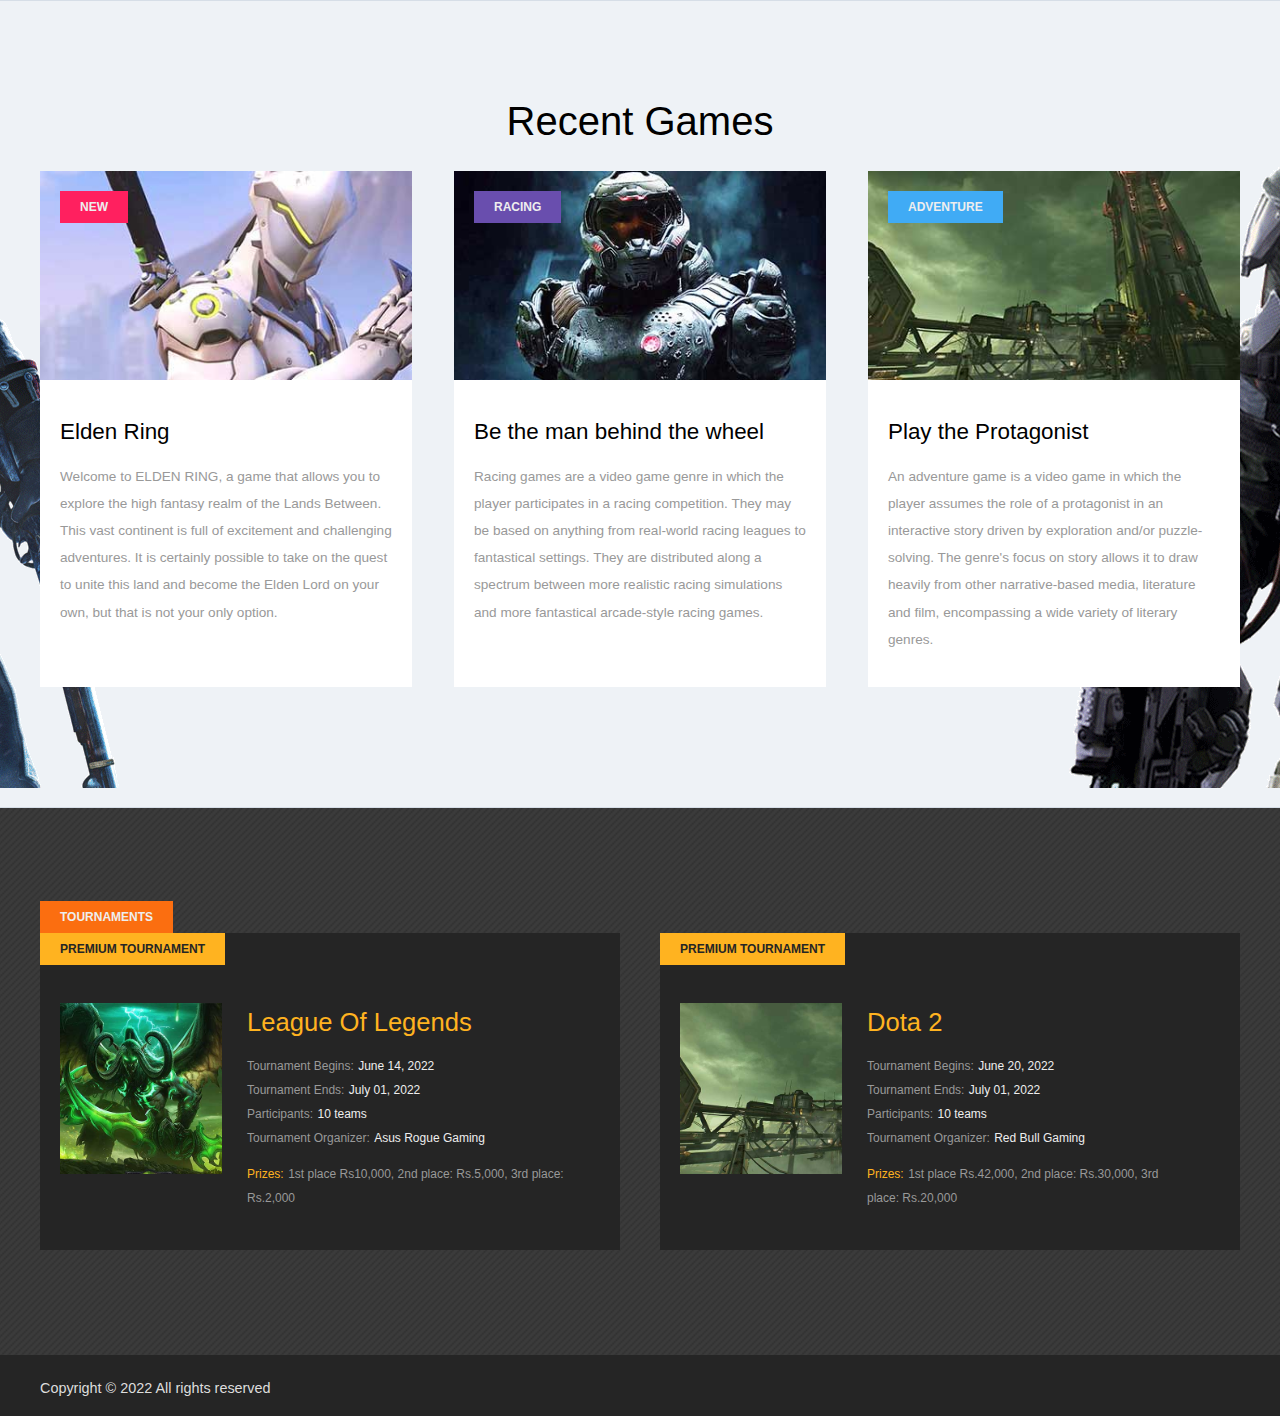
<file: indexgame.html>
<!DOCTYPE html>
<html>
    <head><link href="game.css" rel="Stylesheet" type="text/css"></head>
    <body>
<section id="recent-games">
    <h1>Recent Games</h1>
    <div class="flex">
        <div class="box">
            <span class="badge new">New</span>
            <img src="Gaming Webiste pics/recent_games_1.jpg">
            <div class="box-lower-section">
                <h4>Elden Ring</h4>
                <p>Welcome to ELDEN RING, a game that allows you to explore the high fantasy realm of the Lands Between. This vast continent is full of excitement and challenging adventures. It is certainly possible to take on the quest to unite this land and become the Elden Lord on your own, but that is not your only option.</p>
            </div>
        </div>

        <div class="box">
            <span class="badge racing">Racing</span>
            <img src="Gaming Webiste pics/recent_games_2.jpg" />
            <div class="box-lower-section">
                <h4>Be the man behind the wheel</h4>
                <p>Racing games are a video game genre in which the player participates in a racing competition. They may be based on anything from real-world racing leagues to fantastical settings. They are distributed along a spectrum between more realistic racing simulations and more fantastical arcade-style racing games.</p>
            </div>
        </div>

        <div class="box">
            <span class="badge adventure">Adventure</span>
            <img src="Gaming Webiste pics/recent_games_3.jpg" />
            <div class="box-lower-section">
                <h4>Play the Protagonist</h4>
                <p>An adventure game is a video game in which the player assumes the role of a protagonist in an interactive story driven by exploration and/or puzzle-solving. The genre's focus on story allows it to draw heavily from other narrative-based media, literature and film, encompassing a wide variety of literary genres.</p>
            </div>
        </div>
    </div>
</section>

<section id="tournaments">
    <div class="flex">
        <span class="badge tournaments">Tournaments</span>
        <div class="box">
            <span class="badge premium-tournament">Premium Tournament</span>
            <div class="tournaments-image">
                <img src="Gaming Webiste pics/tournaments_1.jpg" />
            </div>
            <div class="tournaments-content">
                <h3>League Of Legends</h3>
                <div><label>Tournament Begins:</label> <strong>June 14, 2022</strong></div>
                <div><label>Tournament Ends:</label> <strong>July 01, 2022</strong></div>
                <div><label>Participants:</label> <strong>10 teams</strong></div>
                <div><label>Tournament Organizer:</label> <strong>Asus Rogue Gaming</strong></div>
                <div><label class="prizes">Prizes:</label> <label>1st place Rs10,000, 2nd place: Rs.5,000, 3rd place: Rs.2,000</label></div>
            </div>
        </div>

        <div class="box">
            <span class="badge premium-tournament">Premium Tournament</span>
            <div class="tournaments-image">
                <img src="Gaming Webiste pics/tournaments_2.jpg" />
            </div>
            <div class="tournaments-content">
                <h3>Dota 2</h3>
                <div><label>Tournament Begins:</label> <strong>June 20, 2022</strong></div>
                <div><label>Tournament Ends:</label> <strong>July 01, 2022</strong></div>
                <div><label>Participants:</label> <strong>10 teams</strong></div>
                <div><label>Tournament Organizer:</label> <strong>Red Bull Gaming</strong></div>
                <div><label class="prizes">Prizes:</label> <label>1st place Rs.42,000, 2nd place: Rs.30,000, 3rd place: Rs.20,000</label></div>
            </div>
        </div>
    </div>
</section>
<footer>
    <div class="flex">
        <small>Copyright &copy; 2022 All rights reserved</a></small>
    </div>
</footer>
</body>
</html>
</file>
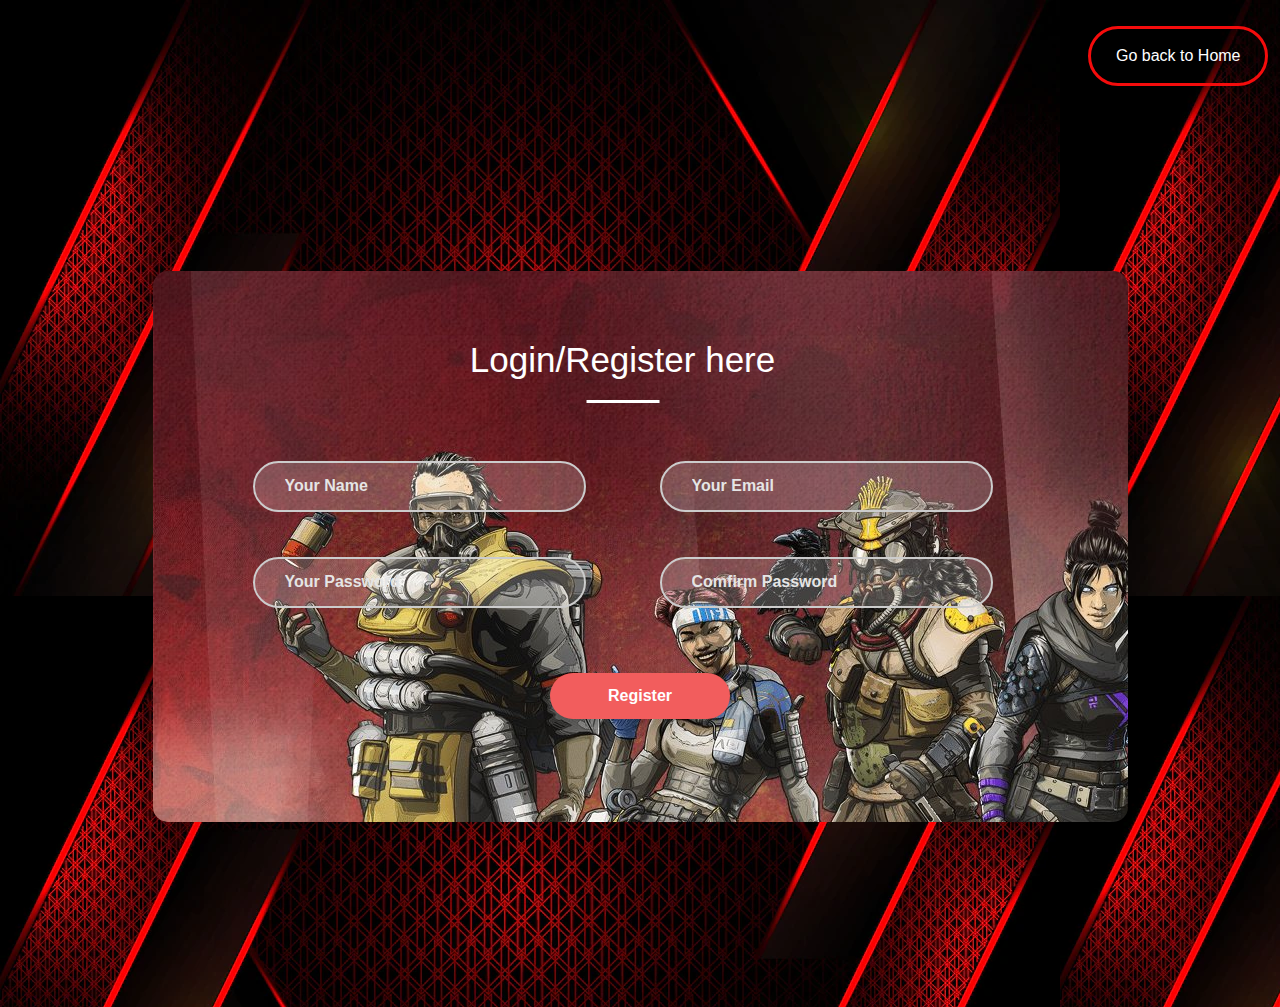
<file: indexLoginRegister.html>
<!DOCTYPE html>
<html>
<head>
	<meta charset="utf-8">
	<title>Login Registration page</title>
	<meta name="viewport" content="width=device-width, initial-scale=1, maximum-scale=1">
    <link rel="stylesheet" href="loginstyle.css"/>
</head>
<body class="form-v9">
	<div class="homebtn">
		<a href="index.html">Go back to Home</a>
	</div>
	<div class="page-content">
		<div class="form-v9-content" style="background-image: url('Gaming Webiste pics/apex legends.jpg')">
			<form class="form-detail" action="#" method="post">
			<h2>Login/Register here</h2>
				<div class="form-row-total">
					<div class="form-row">
						<input type="text" name="full-name" id="full-name" class="input-text" placeholder="Your Name" required>
					</div>
					<div class="form-row">
						<input type="text" name="your-email" id="your-email" class="input-text" placeholder="Your Email" required pattern="[^@]+@[^@]+.[a-zA-Z]{2,6}">
					</div>
				</div>
				<div class="form-row-total">
					<div class="form-row">
						<input type="password" name="password" id="password" class="input-text" placeholder="Your Password" required>
					</div>
					<div class="form-row">
						<input type="password" name="comfirm-password" id="comfirm-password" class="input-text" placeholder="Comfirm Password" required>
					</div>
				</div>
				<div class="form-row-last">
					<input type="submit" name="register" class="register" value="Register">
				</div>
			</form>
		</div>
	</div>
</body>
</html>
</file>
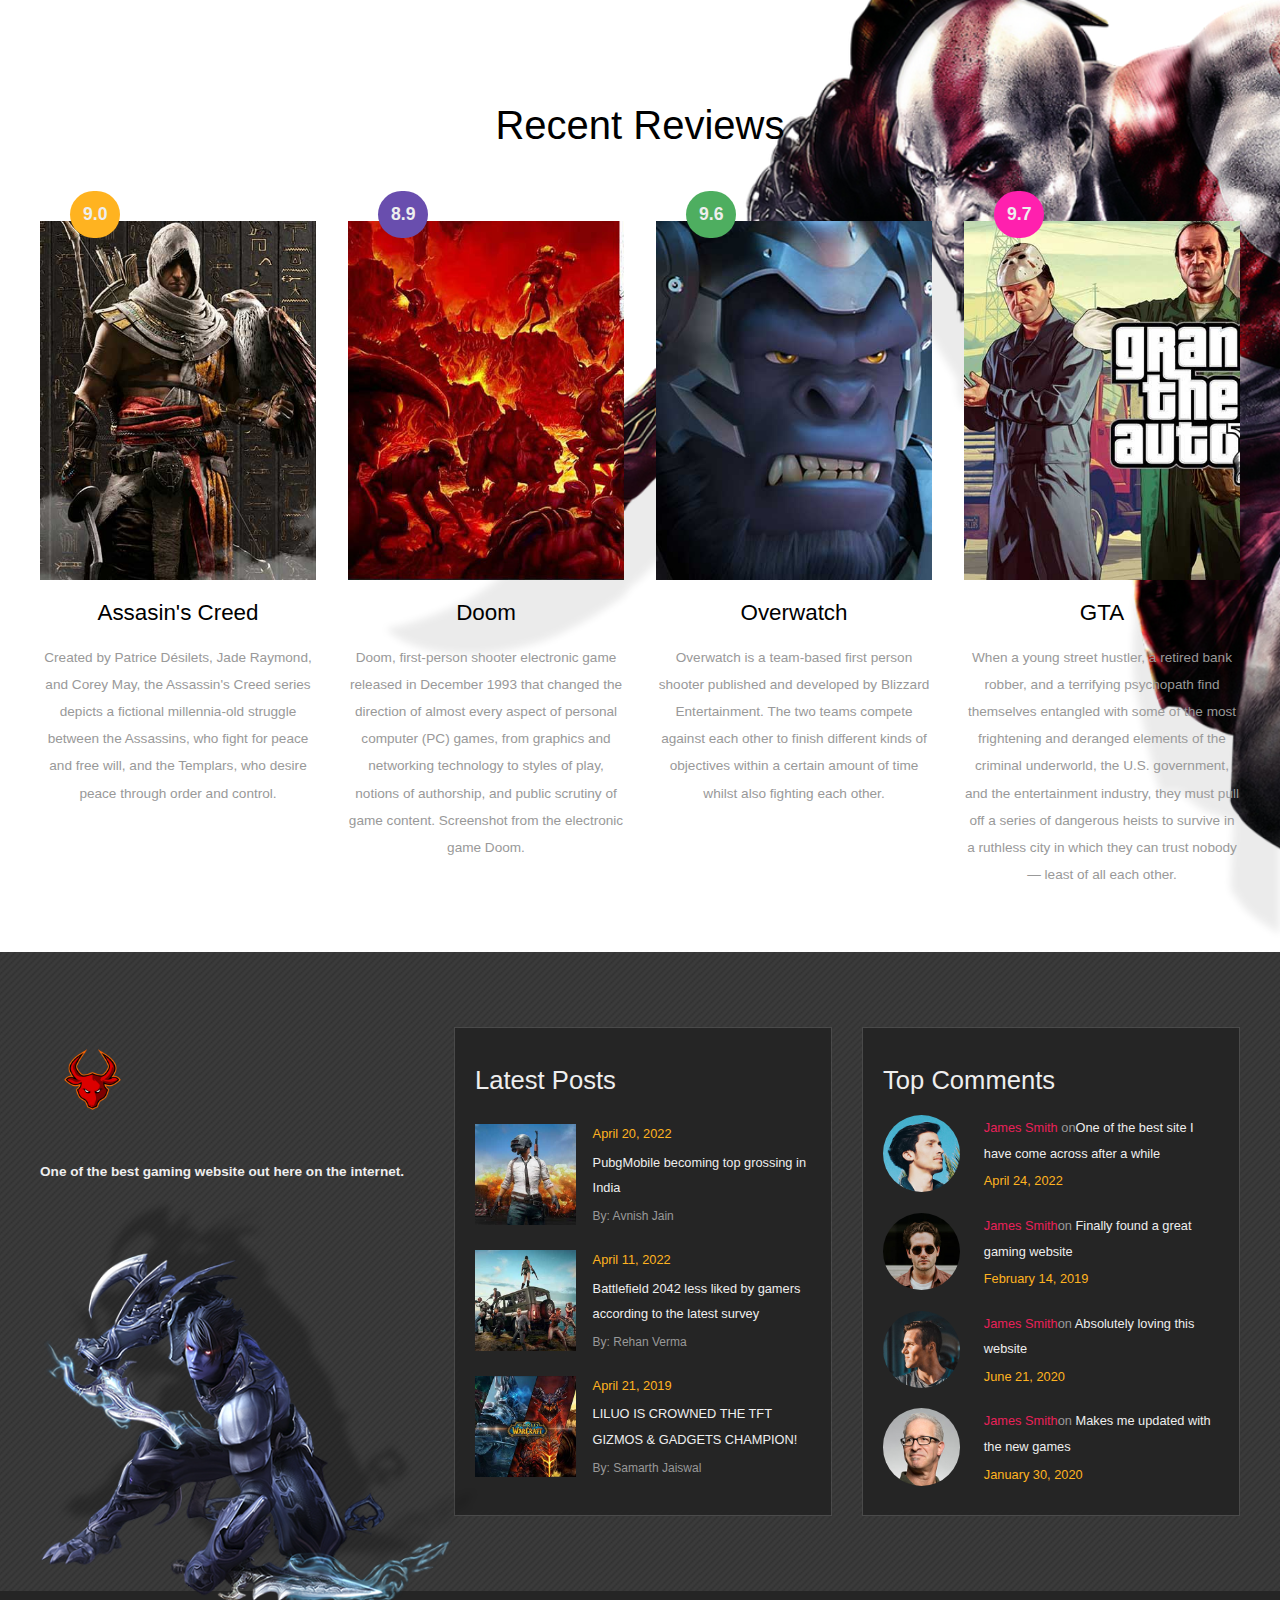
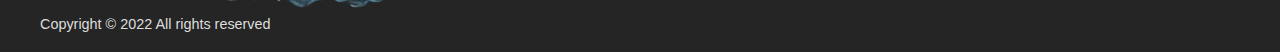
<file: indexreview.html>
<!DOCTYPE html>
<html>
    <head><link href="review.css" rel="Stylesheet" type="text/css" /></head>
    <body>
<section id="recent-reviews">
    <h1>Recent Reviews</h1>
    <div class="flex">
        <div class="box">
            <span class="rating-badge gold">9.0</span>
            <div class="recent-reviews-image">
                <img src="Gaming Webiste pics/recent_reviews_1.jpg" />
            </div>
            <div>
                <h4>Assasin's Creed</h4>
                <p>Created by Patrice Désilets, Jade Raymond, and Corey May, the Assassin's Creed series depicts a fictional millennia-old struggle between the Assassins, who fight for peace and free will, and the Templars, who desire peace through order and control.</p>
            </div>
        </div>

        <div class="box">
            <span class="rating-badge purple">8.9</span>
            <div class="recent-reviews-image">
                <img src="Gaming Webiste pics/recent_reviews_2.jpg" />
            </div>
            <div>
                <h4>Doom</h4>
                <p>Doom, first-person shooter electronic game released in December 1993 that changed the direction of almost every aspect of personal computer (PC) games, from graphics and networking technology to styles of play, notions of authorship, and public scrutiny of game content. Screenshot from the electronic game Doom.</p>
            </div>
        </div>

        <div class="box">
            <span class="rating-badge green">9.6</span>
            <div class="recent-reviews-image">
                <img src="Gaming Webiste pics/recent_reviews_3.jpg" />
            </div>
            <div>
                <h4>Overwatch</h4>
                <p>Overwatch is a team-based first person shooter published and developed by Blizzard Entertainment. The two teams compete against each other to finish different kinds of objectives within a certain amount of time whilst also fighting each other.</p>
            </div>
        </div>

        <div class="box">
            <span class="rating-badge violet">9.7</span>
            <div class="recent-reviews-image">
                <img src="Gaming Webiste pics/recent_reviews_4.jpg" />
            </div>
            <div>
                <h4>GTA</h4>
                <p>When a young street hustler, a retired bank robber, and a terrifying psychopath find themselves entangled with some of the most frightening and deranged elements of the criminal underworld, the U.S. government, and the entertainment industry, they must pull off a series of dangerous heists to survive in a ruthless city in which they can trust nobody — least of all each other.</p>
            </div>
        </div>
    </div>
</section>

<section id="posts-comments">
    <div class="flex">
        <div class="game-warrior">
            <img  class ='logo-img' src="Gaming Webiste pics/GamingLogo.png">
            <p>One of the best gaming website out here on the internet.</p>
            <img class="footer-graphic" src="Gaming Webiste pics/sword_lady_footer.png" />
        </div>

        <div class="posts-comments-box">
            <h3>Latest Posts</h3>
            <div class="post-item">
                <img src="Gaming Webiste pics/latest_posts_1.jpg" />
                <div>
                    <h5>April 20, 2022</h5>
                    <p>PubgMobile becoming top grossing in India</p>
                    <small>By: Avnish Jain</small>
                </div>
            </div>

            <div class="post-item">
                <img src="Gaming Webiste pics/latest_posts_2.jpg" />
                <div>
                    <h5>April 11, 2022</h5>
                    <p>Battlefield 2042 less liked by gamers according to the latest survey</p>
                    <small>By: Rehan Verma</small>
                </div>
            </div>

            <div class="post-item">
                <img src="Gaming Webiste pics/latest_posts_3.jpg" />
                <div>
                    <h5>April 21, 2019</h5>
                    <p>LILUO IS CROWNED THE TFT GIZMOS & GADGETS CHAMPION!</p>
                    <small>By: Samarth Jaiswal</small>
                </div>
            </div>
        </div>

        <div class="posts-comments-box">
            <h3>Top Comments</h3>
            <div class="comments-item">
                <img src="Gaming Webiste pics/top_comments_1.jpg" />
                <div>
                    <p><span class="author">James Smith</span> <span>on</span>One of the best site I have come across after a while</p>
                    <h5>April 24, 2022</h5>
                </div>
            </div>

            <div class="comments-item">
                <img src="Gaming Webiste pics/top_comments_2.jpg" />
                <div>
                    <p><span class="author">James Smith</span><span>on</span> Finally found a great gaming website</p>
                    <h5>February 14, 2019</h5>
                </div>
            </div>

            <div class="comments-item">
                <img src="Gaming Webiste pics/top_comments_3.jpg" />
                <div>
                    <p><span class="author">James Smith</span><span>on</span> Absolutely loving this website</p>
                    <h5>June 21, 2020</h5>
                </div>
            </div>

            <div class="comments-item">
                <img src="Gaming Webiste pics/top_comments_4.jpg" />
                <div>
                    <p><span class="author">James Smith</span><span>on</span> Makes me updated with the new games</p>
                    <h5>January 30, 2020</h5>
                </div>
            </div>
        </div>
    </div>
</section>
</main>
<footer>
    <div class="flex">
        <small>Copyright &copy; 2022 All rights reserved</a></small>
    </div>
</footer>
</body>
</html>
</file>
<file: game.css>
body {
    font-family: 'helvetica', 'sans-serif';
    margin: 0;
}

/* start: global style rules */
h1, h2, h3, h4, h5 {
    line-height: 1.5;
    font-weight: 300;
    margin: 0.5em 0;
}

h1 {
    font-size: 2.5em;
}


h2 {
    font-size: 2em;
}

h3 {
    font-size: 1.6em;
}

h4 {
    font-size: 1.4em;
}

h5 {
    font-size: 1.2em;
}

a {
    text-decoration: none;
}

p, label, strong {
    line-height: 2;
    font-size: 0.85em;
    font-weight: 300;
}

.flex {
    display: flex;
    max-width: 1200px;
    margin: 0 auto;
    padding: 0 15px;
    justify-content: space-between;
}

.badge {
    padding: 9px 20px;
    color: #eee;
    display: inline-block;
    text-transform: uppercase;
    font-weight: 600;
    text-align: center;
    font-size: 0.75em;
}

.badge.new {
    background-color: #FF205F;
}

.badge.strategy {
    background-color: #4EAE60;
}

.badge.racing {
    background-color: #694EAE;
}

.badge.rpg,
.badge.adventure {
    background-color: #40ABF5;
}

.badge.tournaments {
    background-color: #FB6E10;
}

.badge.premium-tournament {
    background-color: #FFB320;
    color: #252525;
}

.shade {
    position: absolute;
    z-index: 1;
    width: 100%;
    height: 100%;
    top: 0;
    left: 0;
    background: rgba(0, 0, 0, 0.7);
}
/* end: global style rules */

/* start: recent games styles */
#recent-games {
    background: url('Gaming Webiste pics/recent_games_bg.png') top center no-repeat;
    background-color: #eef2f6;
    border-top: 1px solid #d6dee7;
    border-bottom: 1px solid #d6dee7;
    padding: 70px 0 120px;
}

#recent-games h1 {
    text-align: center;
}

#recent-games .box {
    position: relative;
    flex-basis: 31%;
    background-color: #fff;
}

#recent-games .box .badge {
    position: absolute;
    top: 20px;
    left: 20px;
    z-index: 2;
}

#recent-games .box img {
    width: 100%;
}

#recent-games .box .box-lower-section {
    padding: 20px;
}

#recent-games .box .box-lower-section p {
    color: #999;
}

#recent-games .box .box-lower-section a {
    color: #999;
    font-size: 0.8em;
}
/* end: recent games styles */

/* start: tournaments styles */
#tournaments {
    background: url('Gaming Webiste pics/footer_bg_pattern.png') 0 0 repeat;
    padding: 125px 0 105px;
}

#tournaments .flex {
    position: relative;
}

#tournaments .badge {
    position: absolute;
    top: 0;
    left: 0;
    z-index: 2;
}

#tournaments .badge.tournaments {
    top: -32px;
    left: 15px;
}

#tournaments .box {
    background-color: #252525;
    padding: 70px 20px 40px;
    flex-basis: 45%;
    position: relative;
}

#tournaments .box .tournaments-image {
    float: left;
    width: 30%;
}

#tournaments .box .tournaments-image img {
    width: 100%;
}

#tournaments .box .tournaments-content {
    float: left;
    margin-left: 25px;
    width: 60%;
}

#tournaments .box .tournaments-content h3 {
    color: #FFB320;
    margin-top: 0;
}

#tournaments .box .tournaments-content label {
    color: #999;
    font-size: 0.75em;
}

#tournaments .box .tournaments-content label.prizes {
    color: #FFB320;
    display: inline-block;
    margin-top: 12px;
}

#tournaments .box .tournaments-content strong {
    color: #eee;
    font-size: 0.75em;
}
/* end: tournaments styles */


/* start: footer styles */
footer {
    background-color: #252525;
    padding: 25px 0 20px;
}

footer small {
    color: #ddd;
    font-size: 0.9em;
}

footer small .footer-heart {
    font-size: 16px;
}

footer small a {
    color: #007BDC;
}

footer ul {
    list-style-type: none;
    margin: 0;
}

footer ul li {
    display: inline-block;
    margin: 0 12px;
}

footer ul li a {
    color: #ddd;
    font-size: 0.8em;
}
/* end: footer styles */

/* start: media queries */
@media (max-width: 1200px) {
    .flex {
        max-width: 1000px;
    }

    .latest-news-item {
        font-size: 0.8em;
    }

    #tournaments .box .tournaments-content {
        margin-left: 15px;
    }

    #tournaments .box .tournaments-content h3 {
        font-size: 1.4em;
        margin-bottom: 0.2em;
    }
}

@media (max-width: 991px) {
    .flex {
        max-width: 720px;
    }

    nav ul li {
        margin: 0 12px;
        font-size: 0.85em;
    }

    #latest-news .flex h5 {
        width: 15%;
    }

    #game-types-boxes .flex {
        flex-wrap: wrap;
    }

    #game-types-boxes .box {
        flex-basis: 50%;
    }

    #tournaments .box {
        flex-basis: 42%;
    }

    #tournaments .box .tournaments-image {
        float: none;
        width: 100%;
        margin-bottom: 10px;
        height: 250px;
        overflow: hidden;
    }

    #tournaments .box .tournaments-content {
        margin-left: 0;
        width: 100%;
    }
    
    #recent-reviews {
        background: none;
    }

    #recent-reviews .flex {
        flex-wrap: wrap;
    }

    #recent-reviews .box {
        flex-basis: 48%;
        margin-bottom: 45px;
    }

    #posts-comments .flex {
        flex-wrap: wrap;
    }

    #posts-comments .game-warrior {
        flex-basis: 100%;
        margin-bottom: 40px;
    }

    #posts-comments .posts-comments-box {
        flex-basis: 43%;
    }

    #posts-comments .game-warrior img.footer-graphic {
        display: none;
    }

    footer .flex {
        flex-wrap: wrap-reverse;
    }

    footer small {
        flex-basis: 100%;
        font-size: 0.75em;
        text-align: center;
        margin-top: 20px;
        line-height: 1.5;
    }

    footer ul {
        flex-basis: 100%;
        text-align: center;
        padding: 0;
    }
} /* end 991px */

@media (max-width: 767px) {
    h4 {
        font-size: 1.2em;
    }

    .flex {
        max-width: 540px;
    }

    nav ul {
        display: none;
        position: absolute;
        top: 101%;
        width: 100%;
        background-color: #131313;
        left: 0;
        padding: 0;
        margin: 0;
        z-index: 1;
    }

    nav ul li {
        display: block;
        padding: 15px 0 15px 20px;
        border-bottom: 1px solid #FFB320;
        margin: 0;
    }

    nav ul li a {
        font-size: 1em;
    }

    .hamburger-menu {
        display: block;
        margin-top: 2px;
    }

    #hero-image {
        height: 650px;
        background-size: cover;
    }

    .hero-marketing-text {
        margin-top: -85px;
    }

    .hero-marketing-text h1 {
        font-size: 2.5em;
    }

    #latest-news .flex h5 {
        display: none;
    }

    #latest-news-container {
        flex-basis: 100%;
    }

    #recent-games {
        padding: 60px 0;
    }

    #game-types-boxes .box,
    #recent-games .box {
        flex-basis: 100%;
        margin-bottom: 30px;
    }

    #recent-games .flex,
    #tournaments .flex {
        flex-wrap: wrap;
    }

    #tournaments .box {
        flex-basis: 100%;
        margin-bottom: 20px;
    }

    #tournaments .box .tournaments-image {
        height: 400px;
    }

    #recent-reviews .box {
        flex-basis: 100%;
    }

    #recent-reviews .box .recent-reviews-image {
        height: 400px;
    }

    #posts-comments .posts-comments-box {
        flex-basis: 100%;
        margin-bottom: 40px;
    }

    footer ul li {
        margin: 0 10px;
    }

    footer ul li a {
        font-size: 0.75em;
    }
} /* end 767px */

@media (max-width: 400px) {
    .logo img {
        width: 150px;
        margin-top: 2px;
    }

    #login-register-button {
        padding: 10px;
        font-size: 0.65em;
    }

    #tournaments .box .tournaments-image {
        height: 220px;
    }
}
/* end: media queries */
</file>
<file: loginstyle.css>
body {
    font-family: 'helvetica', 'sans-serif';
    margin: 0;
}

/* start: global style rules */
h1, h2, h3, h4, h5 {
    line-height: 1.5;
    font-weight: 300;
    margin: 0.5em 0;
}


h1 {
    font-size: 2.5em;
}

h2 {
    font-size: 2em;
}

h3 {
    font-size: 1.6em;
}

h4 {
    font-size: 1.4em;
}

h5 {
    font-size: 1.2em;
}

a {
    text-decoration: none;
}

p, label, strong {
    line-height: 2;
    font-size: 0.85em;
    font-weight: 300;
}

.logo-img {
    width: 100px;
    cursor: pointer;
}

.flex {
    display:flex;
    max-width: 1200px;
    justify-content: space-between;
}





#login-register-button {
    background-color: #f40c0c;
    color: #131313;
    border-radius: 20px;
    padding: 10px 15px;
    font-size: 0.85em;
    font-weight: 600;
    height: 7%;
    width: 12%;

}



body {
	margin:  0;
    background-image: url("Gaming\ Webiste\ pics/red-bg.png");
}

.homebtn {
    border: 3px solid #f40c0c;
    border-radius: 30px;
    height: 60px;
    width: 180px;
    padding: 18px 20px 18px 25px;
    margin-left: 85%;
    margin-top: 2%;
}

.homebtn a {
    text-decoration: none;
    color: white;
}

.homebtn:hover {
    background-color: rgb(153, 61, 61);
}

.page-content {
    background-position: center;
    background-repeat:repeat;
    background-size: 50%;
	width: 100%;
	margin:  0 auto;
	display: flex;
	display: -webkit-flex;
	justify-content: center;
	-o-justify-content: center;
	-ms-justify-content: center;
	-moz-justify-content: center;
	-webkit-justify-content: center;
	align-items: center;
	-o-align-items: center;
	-ms-align-items: center;
	-moz-align-items: center;
	-webkit-align-items: center;
}
.form-v9-content  {
	width: 975px;
	border-radius: 15px;
	-o-border-radius: 15px;
	-ms-border-radius: 15px;
	-moz-border-radius: 15px;
	-webkit-border-radius: 15px;
	margin: 185px 0;
	font-family: 'Nunito', sans-serif;
	color: #fff;
	font-weight: 700;
	font-size: 16px;
	position: relative;
}
.form-v9-content .form-detail {
    padding: 30px 135px 30px 100px;
	position: relative;
}
.form-v9-content .form-detail h2 {
	font-size: 35px;
	text-align: center;
	position: relative;
	padding: 16px 0 13px;
	margin-bottom: 55px;
}
.form-v9-content .form-detail h2::after {
	background: #fff;
	width: 73px;
	height: 3px;
	content: "";
	position: absolute;
	top: 100%;
	left: 50%;
    transform: translateX(-50%);
    -o-transform: translateX(-50%);
	-ms-transform: translateX(-50%);
	-moz-transform: translateX(-50%);
	-webkit-transform: translateX(-50%);
}
.form-v9-content .form-row-total {
    display: flex;
    display: -webkit-flex;
    justify-content: space-between;
    -o-justify-content: space-between;
    -ms-justify-content: space-between;
    -moz-justify-content: space-between;
    -webkit-justify-content: space-between;
}
.form-v9-content .form-row {
    width: 45%;
}
.form-v9-content .form-detail .form-row-last {
	text-align: center;
}
.form-v9-content .form-detail .input-text {
	margin-bottom: 45px;
}
.form-v9-content .form-detail input {
	width: 100%;
    padding: 14.5px 0px 14.5px 30px;
    border: 2px solid #ccc;
    appearance: unset;
    -moz-appearance: unset;
    -webkit-appearance: unset;
    -o-appearance: unset;
    -ms-appearance: unset;
    outline: none;
    -moz-outline: none;
    -webkit-outline: none;
    -o-outline: none;
    -ms-outline: none;
    border-radius: 27.5px;
	-o-border-radius: 27.5px;
	-ms-border-radius: 27.5px;
	-moz-border-radius: 27.5px;
	-webkit-border-radius: 27.5px;
	font-family: 'Nunito', sans-serif;
    font-size: 16px;
    font-weight: 700;
    background: rgba(255, 255, 255, 0.2)
}
.form-v9-content .form-detail input:focus {
	border: 2px solid #999;
}
.form-v9-content .form-detail .register {
	background: #f25d5d;
	border-radius: 25px;
	-o-border-radius: 25px;
	-ms-border-radius: 25px;
	-moz-border-radius: 25px;
	-webkit-border-radius: 25px;
	width: 180px;
	box-shadow: 0px 8px 16px 0px rgba(0, 0, 0, 0.2);
	-o-box-shadow: 0px 8px 16px 0px rgba(0, 0, 0, 0.2);
	-ms-box-shadow: 0px 8px 16px 0px rgba(0, 0, 0, 0.2);
	-moz-box-shadow: 0px 8px 16px 0px rgba(0, 0, 0, 0.2);
	-webkit-box-shadow: 0px 8px 16px 0px rgba(0, 0, 0, 0.2);
	border: none;
	margin: 20px 0 73px 35px;
	cursor: pointer;
	font-family: 'Nunito', sans-serif;
	color: #fff;
	font-weight: 700;
	font-size: 16px;
}
.form-v9-content .form-detail .register:hover {
	background: #d95252;
}
.form-v9-content .form-detail .form-row-last input {
	padding: 14px;
}
input::-webkit-input-placeholder { /* Chrome/Opera/Safari */
  color: #e5e5e5;
  font-size: 16px;
}
input::-moz-placeholder { /* Firefox 19+ */
  color: #e5e5e5;
  font-size: 16px;
}
input:-ms-input-placeholder { /* IE 10+ */
  color: #e5e5e5;
  font-size: 16px;
}
input:-moz-placeholder { /* Firefox 18- */
  color: #e5e5e5;
  font-size: 16px;
}

/* Responsive */
@media screen and (max-width: 1199px) {
	.form-v9-content {
	    margin: 185px 20px;
	}
}
@media screen and (max-width: 767px) {
	.form-v9-content .form-row-total {
		flex-direction: column;
		-o-flex-direction: column;
		-ms-flex-direction: column;
		-moz-flex-direction: column;
		-webkit-flex-direction: column;
	}
	.form-v9-content .form-row {
		width: 100%;
	}
}
@media screen and (max-width: 575px) {
	.form-v9-content .form-detail {
	    padding: 30px 45px 30px 10px;
	}
}

* {
    box-sizing: border-box;
  }
  
  /* Style inputs */
  input[type=text], select, textarea {
    width: 100%;
    padding: 12px;
    border: 1px solid #ccc;
    margin-top: 6px;
    margin-bottom: 16px;
    resize: vertical;
  }
  
  input[type=submit] {
    background-color: #04AA6D;
    color: white;
    padding: 12px 20px;
    border: none;
    cursor: pointer;
  }
  
  input[type=submit]:hover {
    background-color: #45a049;
  }
  
  /* Style the container/contact section */
  .container {
    border-radius: 5px;
    background-color: #f2f2f2;
    padding: 10px;
  }
  
  /* Create two columns that float next to eachother */
  .column {
    float: left;
    width: 50%;
    margin-top: 6px;
    padding: 20px;
  }
  
  /* Clear floats after the columns */
  .row:after {
    content: "";
    display: table;
    clear: both;
  }
  
  /* Responsive layout - when the screen is less than 600px wide, make the two columns stack on top of each other instead of next to each other */
  @media screen and (max-width: 600px) {
    .column, input[type=submit] {
      width: 100%;
      margin-top: 0;
    }
  }
</file>
<file: review.css>
body {
    font-family: 'helvetica', 'sans-serif';
    margin: 0;
}

/* start: global style rules */
h1, h2, h3, h4, h5 {
    line-height: 1.5;
    font-weight: 300;
    margin: 0.5em 0;
}

.logo-img {
    /* width: 80px; */
    width: 105px;
    cursor: pointer;
}

h1 {
    font-size: 2.5em;
}

h2 {
    font-size: 2em;
}

h3 {
    font-size: 1.6em;
}

h4 {
    font-size: 1.4em;
}

h5 {
    font-size: 1.2em;
}

a {
    text-decoration: none;
}

p, label, strong {
    line-height: 2;
    font-size: 0.85em;
    font-weight: 300;
}

.flex {
    display: flex;
    max-width: 1200px;
    margin: 0 auto;
    padding: 0 15px;
    justify-content: space-between;
}

.badge {
    padding: 9px 20px;
    color: #eee;
    display: inline-block;
    text-transform: uppercase;
    font-weight: 600;
    text-align: center;
    font-size: 0.75em;
}

.badge.new {
    background-color: #FF205F;
}

.badge.strategy {
    background-color: #4EAE60;
}

.badge.racing {
    background-color: #694EAE;
}

.badge.rpg,
.badge.adventure {
    background-color: #40ABF5;
}

.badge.tournaments {
    background-color: #FB6E10;
}

.badge.premium-tournament {
    background-color: #FFB320;
    color: #252525;
}

.shade {
    position: absolute;
    z-index: 1;
    width: 100%;
    height: 100%;
    top: 0;
    left: 0;
    background: rgba(0, 0, 0, 0.7);
}
/* end: global style rules */

/* start: recent reviews styles */
#recent-reviews {
    background: url('Gaming Webiste pics/recent_reviews_bg.png') top right no-repeat;
    background-size: cover;
    padding: 75px 0 50px;
}

#recent-reviews h1 {
    text-align: center;
    margin-bottom: 1.65em;
}

#recent-reviews .box {
    flex-basis: 23%;
    position: relative;
    text-align: center;
}

#recent-reviews .box .rating-badge {
    border-radius: 28px;
    padding: 13px;
    font-size: 1.1em;
    color: #eee;
    font-weight: 600;
    background-color: #FFB320;
    position: absolute;
    top: -30px;
    left: 30px;
}

#recent-reviews .box .rating-badge.purple {
    background-color: #694EAE;
}

#recent-reviews .box .rating-badge.green {
    background-color: #4EAE60;
}

#recent-reviews .box .rating-badge.violet {
    background-color: #FF20AE;
}

#recent-reviews .box .recent-reviews-image {
    margin-bottom: 0.75em;
    overflow: hidden;
}

#recent-reviews .box .recent-reviews-image img {
    width: 100%;
}

#recent-reviews .box p {
    color: #999;
}
/* end: recent reviews styles */

/* start: posts/comments styles */
#posts-comments {
    background: url('Gaming Webiste pics/footer_bg_pattern.png') 0 0 repeat;
    padding: 75px 0;
}

#posts-comments .game-warrior {
    flex-basis: 32%;
    position: relative;
}

#posts-comments .game-warrior p {
    color: #eee;
    font-weight: 600;
}

#posts-comments .game-warrior img {
    margin-bottom: 0.5em;
}

#posts-comments .game-warrior img.footer-graphic {
    position: absolute;
    margin-bottom: 0;
    width: 115%;
}

#posts-comments .posts-comments-box {
    flex-basis: 28%;
    background-color: #252525;
    padding: 20px 20px 25px;
    border: 1px solid #4a4a4a;
}

#posts-comments .posts-comments-box h3 {
    color: #eee;
}

.post-item {
    margin-top: 25px;
}

.post-item:first-child {
    margin-top: 0;
}

.post-item:after {
    content: "";
    display: table;
    clear: both;
}

.post-item img {
    float: left;
    width: 30%;
}

.post-item > div {
    float: left;
    margin-left: 5%;
    width: 65%;
}

.post-item > div h5 {
    color: #FFB320;
    font-size: 0.8em;
    margin-top: 0;
}

.post-item > div p {
    color: #eee;
    margin: 5px 0;
    font-size: 0.8em;
}

.post-item > div small {
    color: #999;
    font-size: 0.75em;
}

.comments-item {
    margin-top: 1em;
}

.comments-item:first-child {
    margin-top: 0;
}

.comments-item:after {
    content: "";
    display: table;
    clear: both;
}

.comments-item img {
    width: 23%;
    height: auto;
    border-radius: 50%;
    float: left;
}

.comments-item > div {
    float: left;
    margin-left: 7%;
    width: 70%;
}

.comments-item > div p {
    color: #eee;
    font-size: 0.8em;
    margin: 0 0 5px;
}

.comments-item > div p span {
    color: #999;
}

.comments-item > div p span.author {
    color: #E92159;
}

.comments-item > div h5 {
    color: #FFB320;
    font-size: 0.8em;
    margin-top: 0;
}
/* end: posts/comments styles */

/* start: footer styles */
footer {
    background-color: #252525;
    padding: 25px 0 20px;
}

footer small {
    color: #ddd;
    font-size: 0.9em;
}

footer small .footer-heart {
    font-size: 16px;
}

footer small a {
    color: #007BDC;
}

footer ul {
    list-style-type: none;
    margin: 0;
}

footer ul li {
    display: inline-block;
    margin: 0 12px;
}

footer ul li a {
    color: #ddd;
    font-size: 0.8em;
}
/* end: footer styles */

/* start: media queries */
@media (max-width: 1200px) {
    .flex {
        max-width: 1000px;
    }

    .latest-news-item {
        font-size: 0.8em;
    }

    #tournaments .box .tournaments-content {
        margin-left: 15px;
    }

    #tournaments .box .tournaments-content h3 {
        font-size: 1.4em;
        margin-bottom: 0.2em;
    }
}

@media (max-width: 991px) {
    .flex {
        max-width: 720px;
    }

    nav ul li {
        margin: 0 12px;
        font-size: 0.85em;
    }

    #latest-news .flex h5 {
        width: 15%;
    }

    #game-types-boxes .flex {
        flex-wrap: wrap;
    }

    #game-types-boxes .box {
        flex-basis: 50%;
    }

    #tournaments .box {
        flex-basis: 42%;
    }

    #tournaments .box .tournaments-image {
        float: none;
        width: 100%;
        margin-bottom: 10px;
        height: 250px;
        overflow: hidden;
    }

    #tournaments .box .tournaments-content {
        margin-left: 0;
        width: 100%;
    }
    
    #recent-reviews {
        background: none;
    }

    #recent-reviews .flex {
        flex-wrap: wrap;
    }

    #recent-reviews .box {
        flex-basis: 48%;
        margin-bottom: 45px;
    }

    #posts-comments .flex {
        flex-wrap: wrap;
    }

    #posts-comments .game-warrior {
        flex-basis: 100%;
        margin-bottom: 40px;
    }

    #posts-comments .posts-comments-box {
        flex-basis: 43%;
    }

    #posts-comments .game-warrior img.footer-graphic {
        display: none;
    }

    footer .flex {
        flex-wrap: wrap-reverse;
    }

    footer small {
        flex-basis: 100%;
        font-size: 0.75em;
        text-align: center;
        margin-top: 20px;
        line-height: 1.5;
    }

    footer ul {
        flex-basis: 100%;
        text-align: center;
        padding: 0;
    }
} /* end 991px */

@media (max-width: 767px) {
    h4 {
        font-size: 1.2em;
    }

    .flex {
        max-width: 540px;
    }

    nav ul {
        display: none;
        position: absolute;
        top: 101%;
        width: 100%;
        background-color: #131313;
        left: 0;
        padding: 0;
        margin: 0;
        z-index: 1;
    }

    nav ul li {
        display: block;
        padding: 15px 0 15px 20px;
        border-bottom: 1px solid #FFB320;
        margin: 0;
    }

    nav ul li a {
        font-size: 1em;
    }

    .hamburger-menu {
        display: block;
        margin-top: 2px;
    }

    #hero-image {
        height: 650px;
        background-size: cover;
    }

    .hero-marketing-text {
        margin-top: -85px;
    }

    .hero-marketing-text h1 {
        font-size: 2.5em;
    }

    #latest-news .flex h5 {
        display: none;
    }

    #latest-news-container {
        flex-basis: 100%;
    }

    #recent-games {
        padding: 60px 0;
    }

    #game-types-boxes .box,
    #recent-games .box {
        flex-basis: 100%;
        margin-bottom: 30px;
    }

    #recent-games .flex,
    #tournaments .flex {
        flex-wrap: wrap;
    }

    #tournaments .box {
        flex-basis: 100%;
        margin-bottom: 20px;
    }

    #tournaments .box .tournaments-image {
        height: 400px;
    }

    #recent-reviews .box {
        flex-basis: 100%;
    }

    #recent-reviews .box .recent-reviews-image {
        height: 400px;
    }

    #posts-comments .posts-comments-box {
        flex-basis: 100%;
        margin-bottom: 40px;
    }

    footer ul li {
        margin: 0 10px;
    }

    footer ul li a {
        font-size: 0.75em;
    }
} /* end 767px */

@media (max-width: 400px) {
    .logo img {
        width: 150px;
        margin-top: 2px;
    }

    #login-register-button {
        padding: 10px;
        font-size: 0.65em;
    }

    #tournaments .box .tournaments-image {
        height: 220px;
    }
}
/* end: media queries */
</file>
